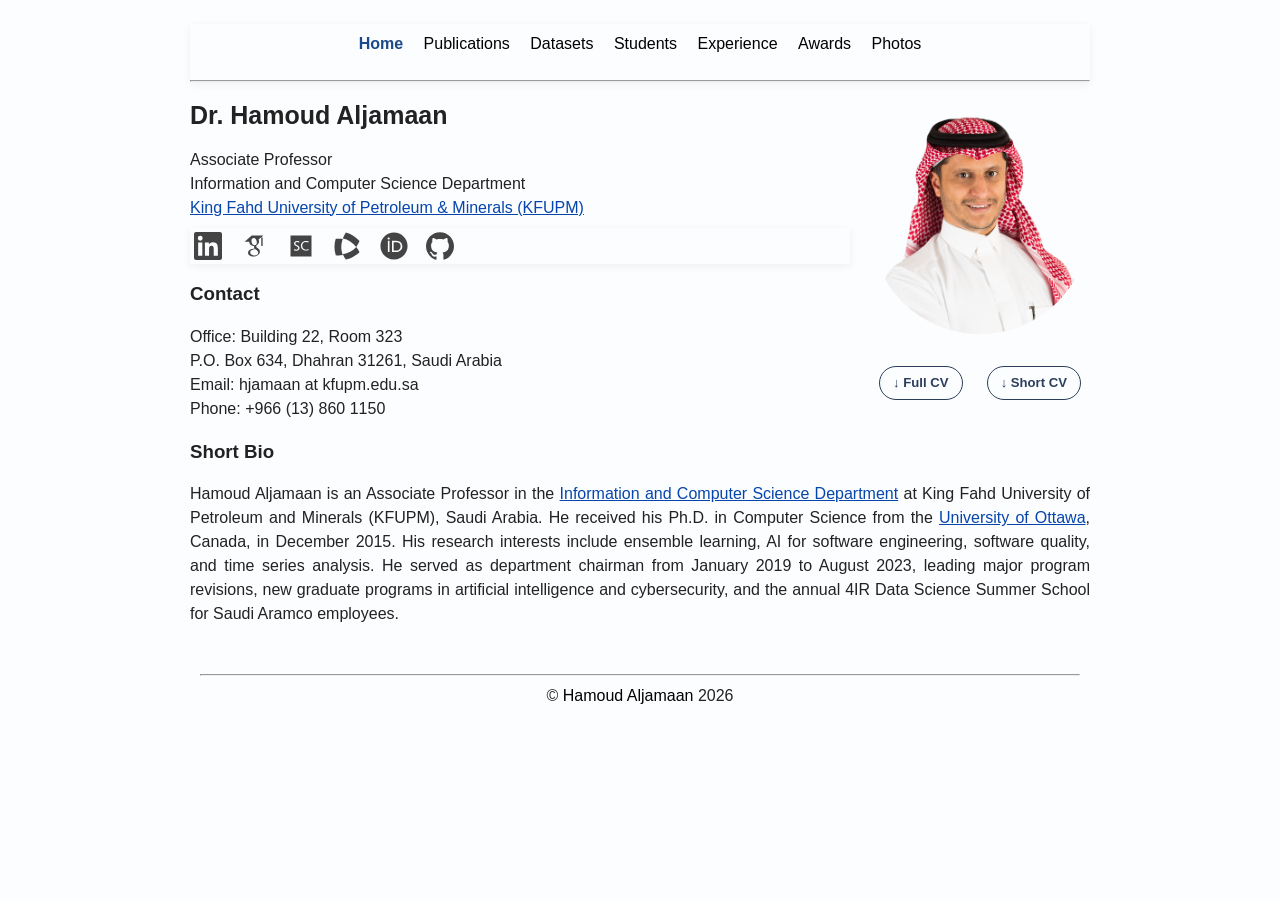
<file: index.html>
<!DOCTYPE html>
<html lang="en-us">
  <head>
    <meta charset="utf-8">
    <meta name="viewport" content="width=device-width, initial-scale=1">
    <title>Dr. Hamoud Aljamaan | King Fahd University of Petroleum and Minerals</title>
    <meta name="description" content="Hamoud Aljamaan is an Associate Professor in the Information and Computer Science Department at KFUPM. Research in ensemble learning, AI for software engineering, software quality, and time series analysis.">
    <meta name="keywords" content="Hamoud Aljamaan, KFUPM, machine learning, software engineering, ensemble learning, code smell detection, software quality, time series analysis">
    <meta name="author" content="Hamoud Aljamaan">
    <link rel="canonical" href="https://hjamaan.github.io/">
    <meta name="google-site-verification" content="NPZahUFGNj3avccWlGTsc9GKhFCLbzlPi6lN5hGhdtE">
    <meta property="og:type" content="profile">
    <meta property="og:title" content="Dr. Hamoud Aljamaan | KFUPM">
    <meta property="og:description" content="Associate Professor at KFUPM. Research in ensemble learning, AI for software engineering, software quality, and time series analysis.">
    <meta property="og:url" content="https://hjamaan.github.io/">
    <link rel="stylesheet" href="css/style.css">
    <link rel="stylesheet" href="css/fonts.css">
    <script type="application/ld+json">
    {
      "@context": "https://schema.org",
      "@type": "Person",
      "name": "Hamoud Aljamaan",
      "honorificPrefix": "Dr.",
      "honorificSuffix": "PhD",
      "jobTitle": "Associate Professor",
      "url": "https://hjamaan.github.io/",
      "image": "https://hjamaan.github.io/images/hamoud.png",
      "worksFor": {
        "@type": "CollegeOrUniversity",
        "name": "King Fahd University of Petroleum and Minerals",
        "url": "https://www.kfupm.edu.sa/"
      },
      "alumniOf": {
        "@type": "CollegeOrUniversity",
        "name": "University of Ottawa",
        "url": "https://www.uottawa.ca/"
      },
      "knowsAbout": [
        "Ensemble Learning",
        "AI for Software Engineering",
        "Software Quality",
        "Code Smell Detection",
        "Time Series Analysis",
        "Machine Learning"
      ],
      "sameAs": [
        "https://www.linkedin.com/in/hamoud-aljamaan-phd-29165220",
        "https://scholar.google.com/citations?user=fksfZOgAAAAJ&hl=en",
        "https://www.scopus.com/authid/detail.uri?authorId=57220207494",
        "https://orcid.org/0000-0002-2146-9348",
        "https://github.com/hjamaan"
      ],
      "email": "hjamaan@kfupm.edu.sa",
      "address": {
        "@type": "PostalAddress",
        "streetAddress": "P.O. Box 634",
        "addressLocality": "Dhahran",
        "postalCode": "31261",
        "addressCountry": "SA"
      }
    }
    </script>
  </head>
  <body>
    <nav>
      <button class="nav-toggle" aria-label="Toggle navigation" aria-expanded="false">&#9776;</button>
      <ul class="menu">
        <li><a href="index.html" class="active">Home</a></li>
        <li><a href="publications/index.html">Publications</a></li>
        <li><a href="datasets/index.html">Datasets</a></li>
        <li><a href="students/index.html">Students</a></li>
        <li><a href="experience/index.html">Experience</a></li>
        <li><a href="awards/index.html">Awards</a></li>
        <li><a href="photos/index.html">Photos</a></li>
      </ul>
      <hr>
    </nav>

    <div class="photo-column">
      <img src="images/hamoud.png" alt="Hamoud Aljamaan" class="profile-photo">
      <div class="cv-row">
        <a class="cv-pill" href="cv/HamoudAljamaan_CV.pdf" target="_blank" rel="noopener">↓ Full CV</a>
        <a class="cv-pill" href="cv/Hamoud_Aljamaan_CV_Short.pdf" target="_blank" rel="noopener">↓ Short CV</a>
      </div>
    </div>

    <h2 style="font-size: 25px;" id="hamoud-aljamaan">Dr. Hamoud Aljamaan</h2>

    <div class="profile-block">
      <p>
        Associate Professor<br>
        Information and Computer Science Department<br>
        <a href="https://www.kfupm.edu.sa/" target="_blank" rel="noopener">King Fahd University of Petroleum &amp; Minerals (KFUPM)</a>
      </p>
      <nav class="profile-links" aria-label="Academic and code profiles">
        <a class="profile-link" href="https://www.linkedin.com/in/hamoud-aljamaan-phd-29165220" target="_blank" rel="noopener" aria-label="LinkedIn">
          <span class="profile-link__stack">
            <img class="profile-link__img profile-link__img--default" src="images/icons/linkedin.svg" width="28" height="28" alt="">
            <img class="profile-link__img profile-link__img--hover" src="images/icons/linkedin-color.svg" width="28" height="28" alt="">
          </span>
        </a>
        <a class="profile-link" href="https://scholar.google.com/citations?user=fksfZOgAAAAJ&amp;hl=en" target="_blank" rel="noopener" aria-label="Google Scholar">
          <span class="profile-link__stack">
            <img class="profile-link__img profile-link__img--default" src="images/icons/google-scholar.svg" width="28" height="28" alt="">
            <img class="profile-link__img profile-link__img--hover" src="images/icons/google-scholar-color.svg" width="28" height="28" alt="">
          </span>
        </a>
        <a class="profile-link" href="https://www.scopus.com/authid/detail.uri?authorId=57220207494" target="_blank" rel="noopener" aria-label="Scopus">
          <span class="profile-link__stack">
            <img class="profile-link__img profile-link__img--default" src="images/icons/scopus.svg" width="28" height="28" alt="">
            <img class="profile-link__img profile-link__img--hover" src="images/icons/scopus-color.svg" width="28" height="28" alt="">
          </span>
        </a>
        <a class="profile-link" href="https://www.webofscience.com/wos/author/record/N-9756-2019" target="_blank" rel="noopener" aria-label="Web of Science">
          <span class="profile-link__stack">
            <img class="profile-link__img profile-link__img--default" src="images/icons/clarivate.svg" width="28" height="28" alt="">
            <img class="profile-link__img profile-link__img--hover" src="images/icons/clarivate-color.svg" width="28" height="28" alt="">
          </span>
        </a>
        <a class="profile-link" href="https://orcid.org/0000-0002-2146-9348" target="_blank" rel="noopener" aria-label="ORCID">
          <span class="profile-link__stack">
            <img class="profile-link__img profile-link__img--default" src="images/icons/orcid.svg" width="28" height="28" alt="">
            <img class="profile-link__img profile-link__img--hover" src="images/icons/orcid-color.svg" width="28" height="28" alt="">
          </span>
        </a>
        <a class="profile-link" href="https://github.com/hjamaan" target="_blank" rel="noopener" aria-label="GitHub">
          <span class="profile-link__stack">
            <img class="profile-link__img profile-link__img--default" src="images/icons/github.svg" width="28" height="28" alt="">
            <img class="profile-link__img profile-link__img--hover" src="images/icons/github-color.svg" width="28" height="28" alt="">
          </span>
        </a>
      </nav>

      <h3>Contact</h3>
      <p>
        Office: Building 22, Room 323<br>
        P.O. Box 634, Dhahran 31261, Saudi Arabia<br>
        Email: hjamaan at kfupm.edu.sa<br>
        Phone: +966 (13) 860 1150
      </p>
    </div>

    <h3>Short Bio</h3>
    <p class="short-bio">
      Hamoud Aljamaan is an Associate Professor in the
      <a href="https://ics.kfupm.edu.sa/" target="_blank" rel="noopener">Information and Computer Science Department</a>
      at King Fahd University of Petroleum and Minerals (KFUPM), Saudi Arabia. He received his Ph.D. in Computer Science from the
      <a href="https://www.uottawa.ca/" target="_blank" rel="noopener">University of Ottawa</a>, Canada, in December 2015.
      His research interests include ensemble learning, AI for software engineering, software quality, and time series analysis.
      He served as department chairman from January 2019 to August 2023, leading major program revisions, new graduate programs in artificial intelligence and cybersecurity,
      and the annual 4IR Data Science Summer School for Saudi Aramco employees.
    </p>

    <footer>
      <hr>
      &copy; <a href="https://hjamaan.github.io/">Hamoud Aljamaan</a> 2026    </footer>
    <script src="js/nav.js"></script>
  </body>
</html>
</file>
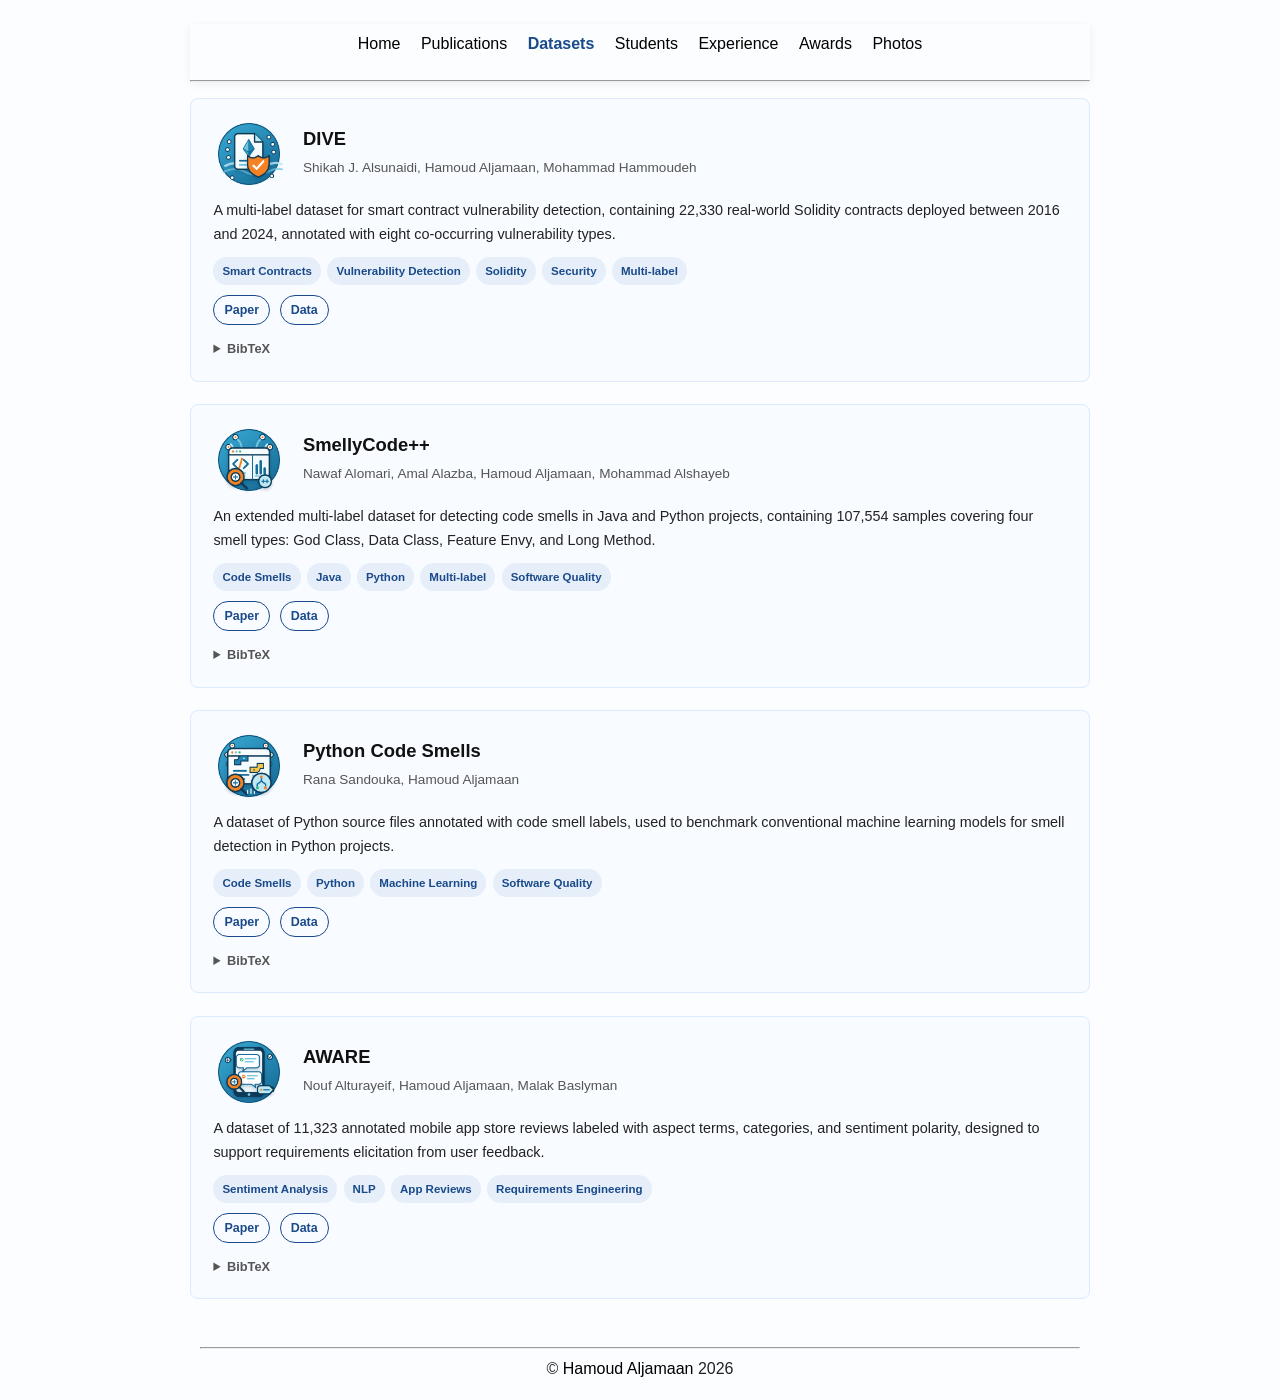
<file: datasets/index.html>
<!DOCTYPE html>
<html lang="en-us">
  <head>
    <meta charset="utf-8">
    <meta name="viewport" content="width=device-width, initial-scale=1">
    <title>Datasets | Hamoud Aljamaan</title>
    <meta name="description" content="Research datasets released by Dr. Hamoud Aljamaan, including datasets for smart contract vulnerability detection and code smell detection.">
    <meta name="author" content="Hamoud Aljamaan">
    <link rel="canonical" href="https://hjamaan.github.io/datasets/">
    <link rel="stylesheet" href="../css/style.css">
    <link rel="stylesheet" href="../css/fonts.css">
  </head>
  <body>
    <nav>
      <button class="nav-toggle" aria-label="Toggle navigation" aria-expanded="false">&#9776;</button>
      <ul class="menu">
        <li><a href="../index.html">Home</a></li>
        <li><a href="../publications/index.html">Publications</a></li>
        <li><a href="../datasets/index.html" class="active">Datasets</a></li>
        <li><a href="../students/index.html">Students</a></li>
        <li><a href="../experience/index.html">Experience</a></li>
        <li><a href="../awards/index.html">Awards</a></li>
        <li><a href="../photos/index.html">Photos</a></li>
      </ul>
      <hr>
    </nav>

    <ul class="dataset-list">

      <li class="dataset-card">
        <div class="dataset-card__header">
          <img class="dataset-icon" src="../images/datasets/dive.png" alt="DIVE dataset icon">
          <div class="dataset-card__meta">
            <h3 class="dataset-title"><span class="dataset-title__short">DIVE</span></h3>
            <p class="dataset-authors">Shikah J. Alsunaidi, Hamoud Aljamaan, Mohammad Hammoudeh</p>
          </div>
        </div>
        <p class="dataset-desc">
          A multi-label dataset for smart contract vulnerability detection, containing 22,330 real-world Solidity contracts deployed between 2016 and 2024, annotated with eight co-occurring vulnerability types.
        </p>
        <div class="dataset-tags">
          <span class="dataset-tag">Smart Contracts</span>
          <span class="dataset-tag">Vulnerability Detection</span>
          <span class="dataset-tag">Solidity</span>
          <span class="dataset-tag">Security</span>
          <span class="dataset-tag">Multi-label</span>
        </div>
        <div class="dataset-links">
          <a class="dataset-link" href="https://www.nature.com/articles/s41597-026-07025-5" target="_blank" rel="noopener">Paper</a>
          <a class="dataset-link" href="https://zenodo.org/records/18519253" target="_blank" rel="noopener">Data</a>
        </div>
        <details class="bibtex">
          <summary>BibTeX</summary>
          <pre><code>@article{alsunaidi2026dive,
  title     = {{DIVE}: A multi-label smart contract vulnerability dataset},
  author    = {Alsunaidi, Shikah J and Aljamaan, Hamoud and Hammoudeh, Mohammad},
  journal   = {Scientific Data},
  volume    = {13},
  year      = {2026},
  doi       = {10.1038/s41597-026-07025-5},
  publisher = {Nature Publishing Group}
}</code></pre>
        </details>
      </li>

      <li class="dataset-card">
        <div class="dataset-card__header">
          <img class="dataset-icon" src="../images/datasets/smellycode.png" alt="SmellyCode++ dataset icon">
          <div class="dataset-card__meta">
            <h3 class="dataset-title"><span class="dataset-title__short">SmellyCode++</span></h3>
            <p class="dataset-authors">Nawaf Alomari, Amal Alazba, Hamoud Aljamaan, Mohammad Alshayeb</p>
          </div>
        </div>
        <p class="dataset-desc">
          An extended multi-label dataset for detecting code smells in Java and Python projects, containing 107,554 samples covering four smell types: God Class, Data Class, Feature Envy, and Long Method.
        </p>
        <div class="dataset-tags">
          <span class="dataset-tag">Code Smells</span>
          <span class="dataset-tag">Java</span>
          <span class="dataset-tag">Python</span>
          <span class="dataset-tag">Multi-label</span>
          <span class="dataset-tag">Software Quality</span>
        </div>
        <div class="dataset-links">
          <a class="dataset-link" href="https://www.nature.com/articles/s41597-025-05465-z" target="_blank" rel="noopener">Paper</a>
          <a class="dataset-link" href="https://doi.org/10.6084/m9.figshare.28519385.v1" target="_blank" rel="noopener">Data</a>
        </div>
        <details class="bibtex">
          <summary>BibTeX</summary>
          <pre><code>@article{alomari2025smellycode,
  title     = {{SmellyCode++}: Multi-label dataset for code smell detection},
  author    = {Alomari, Nawaf and Alazba, Amal and Aljamaan, Hamoud and Alshayeb, Mohammad},
  journal   = {Scientific Data},
  volume    = {12},
  number    = {1},
  year      = {2025},
  doi       = {10.1038/s41597-025-05465-z},
  publisher = {Nature Publishing Group}
}</code></pre>
        </details>
      </li>

      <li class="dataset-card">
        <div class="dataset-card__header">
          <img class="dataset-icon" src="../images/datasets/python-smells.png" alt="Python Code Smells dataset icon">
          <div class="dataset-card__meta">
            <h3 class="dataset-title"><span class="dataset-title__short">Python Code Smells</span></h3>
            <p class="dataset-authors">Rana Sandouka, Hamoud Aljamaan</p>
          </div>
        </div>
        <p class="dataset-desc">
          A dataset of Python source files annotated with code smell labels, used to benchmark conventional machine learning models for smell detection in Python projects.
        </p>
        <div class="dataset-tags">
          <span class="dataset-tag">Code Smells</span>
          <span class="dataset-tag">Python</span>
          <span class="dataset-tag">Machine Learning</span>
          <span class="dataset-tag">Software Quality</span>
        </div>
        <div class="dataset-links">
          <a class="dataset-link" href="https://peerj.com/articles/cs-1370/" target="_blank" rel="noopener">Paper</a>
          <a class="dataset-link" href="https://doi.org/10.5281/zenodo.7512516" target="_blank" rel="noopener">Data</a>
        </div>
        <details class="bibtex">
          <summary>BibTeX</summary>
          <pre><code>@article{sandouka2023python,
  title     = {Python code smells detection using conventional machine learning models},
  author    = {Sandouka, Rana and Aljamaan, Hamoud},
  journal   = {PeerJ Computer Science},
  volume    = {9},
  pages     = {e1370},
  year      = {2023},
  doi       = {10.7717/peerj-cs.1370},
  publisher = {PeerJ}
}</code></pre>
        </details>
      </li>

      <li class="dataset-card">
        <div class="dataset-card__header">
          <img class="dataset-icon" src="../images/datasets/aware.png" alt="AWARE dataset icon">
          <div class="dataset-card__meta">
            <h3 class="dataset-title"><span class="dataset-title__short">AWARE</span></h3>
            <p class="dataset-authors">Nouf Alturayeif, Hamoud Aljamaan, Malak Baslyman</p>
          </div>
        </div>
        <p class="dataset-desc">
          A dataset of 11,323 annotated mobile app store reviews labeled with aspect terms, categories, and sentiment polarity, designed to support requirements elicitation from user feedback.
        </p>
        <div class="dataset-tags">
          <span class="dataset-tag">Sentiment Analysis</span>
          <span class="dataset-tag">NLP</span>
          <span class="dataset-tag">App Reviews</span>
          <span class="dataset-tag">Requirements Engineering</span>
        </div>
        <div class="dataset-links">
          <a class="dataset-link" href="https://ieeexplore.ieee.org/document/9679823" target="_blank" rel="noopener">Paper</a>
          <a class="dataset-link" href="https://zenodo.org/records/5528481" target="_blank" rel="noopener">Data</a>
        </div>
        <details class="bibtex">
          <summary>BibTeX</summary>
          <pre><code>@inproceedings{alturayeif2021aware,
  title        = {{AWARE}: Aspect-based sentiment analysis dataset of apps reviews
                  for requirements elicitation},
  author       = {Alturayeif, Nouf and Aljamaan, Hamoud and Baslyman, Malak},
  booktitle    = {2021 36th IEEE/ACM International Conference on Automated
                  Software Engineering (ASE)},
  year         = {2021},
  doi          = {10.1109/ASE51524.2021.9679823},
  organization = {IEEE}
}</code></pre>
        </details>
      </li>

    </ul>

    <footer>
      <hr>
      &copy; <a href="https://hjamaan.github.io/">Hamoud Aljamaan</a> 2026
    </footer>
    <script src="../js/nav.js"></script>
  </body>
</html>
</file>
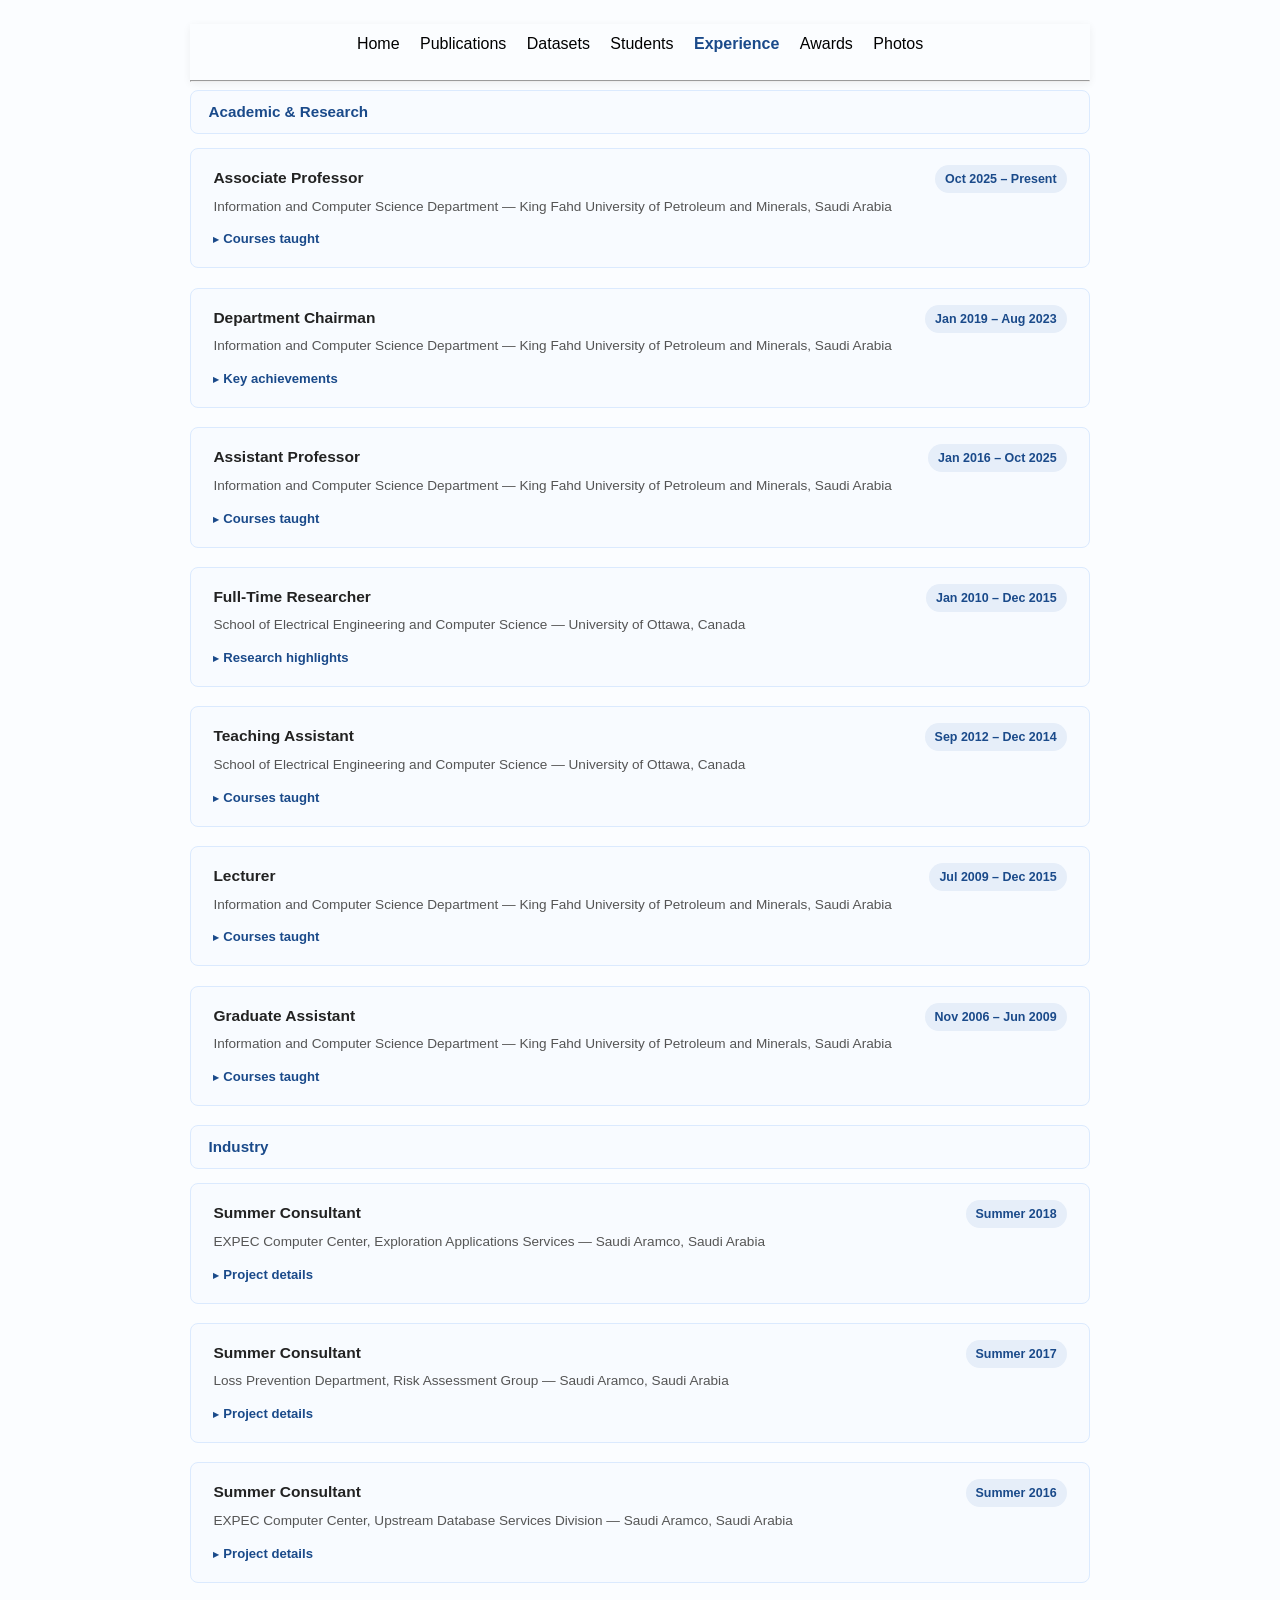
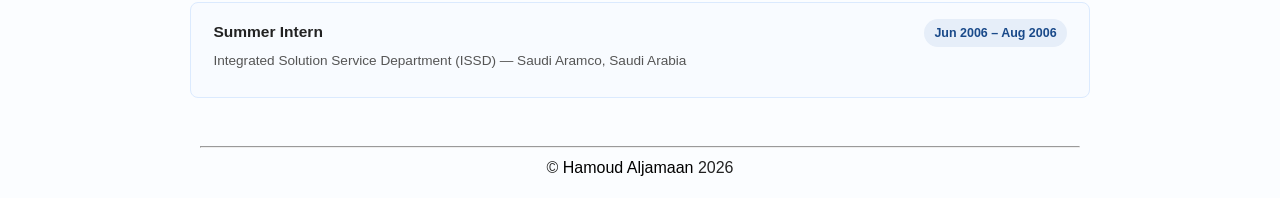
<file: experience/index.html>
<!DOCTYPE html>
<html lang="en-us">
  <head>
    <meta charset="utf-8">
    <meta name="viewport" content="width=device-width, initial-scale=1">
    <title>Experience | Hamoud Aljamaan</title>
    <meta name="description" content="Academic and industry experience of Dr. Hamoud Aljamaan, including roles at KFUPM, University of Ottawa, and Saudi Aramco.">
    <meta name="author" content="Hamoud Aljamaan">
    <link rel="canonical" href="https://hjamaan.github.io/experience/">
    <link rel="stylesheet" href="../css/style.css">
    <link rel="stylesheet" href="../css/fonts.css">
  </head>
  <body>
    <nav>
      <button class="nav-toggle" aria-label="Toggle navigation" aria-expanded="false">&#9776;</button>
      <ul class="menu">
        <li><a href="../index.html">Home</a></li>
        <li><a href="../publications/index.html">Publications</a></li>
        <li><a href="../datasets/index.html">Datasets</a></li>
        <li><a href="../students/index.html">Students</a></li>
        <li><a href="../experience/index.html" class="active">Experience</a></li>
        <li><a href="../awards/index.html">Awards</a></li>
        <li><a href="../photos/index.html">Photos</a></li>
      </ul>
      <hr>
    </nav>

    <div class="section-banner"><span class="section-banner__label">Academic &amp; Research</span></div>

    <div class="exp-card">
      <div class="exp-header">
        <span class="exp-role">Associate Professor</span>
        <span class="exp-date">Oct 2025 &ndash; Present</span>
      </div>
      <p class="exp-org">Information and Computer Science Department &mdash; King Fahd University of Petroleum and Minerals, Saudi Arabia</p>
      <details class="exp-details">
        <summary>Courses taught</summary>
        <ul class="exp-list">
          <li>ICS 557 Advanced Machine Learning</li>
          <li>SWE 206 Introduction to Software Engineering</li>
        </ul>
      </details>
    </div>

    <div class="exp-card">
      <div class="exp-header">
        <span class="exp-role">Department Chairman</span>
        <span class="exp-date">Jan 2019 &ndash; Aug 2023</span>
      </div>
      <p class="exp-org">Information and Computer Science Department &mdash; King Fahd University of Petroleum and Minerals, Saudi Arabia</p>
      <details class="exp-details">
        <summary>Key achievements</summary>
        <ul class="exp-list">
          <li>Launched graduate programs in Artificial Intelligence and Cybersecurity</li>
          <li>Established AI/ML and Cybersecurity undergraduate concentrations</li>
          <li>Founded the annual 4IR Data Science Summer School for Saudi Aramco employees</li>
          <li>Secured the joint Aramco-KFUPM Cybersecurity Chair agreement</li>
          <li>Led ABET re-accreditation for CS and Software Engineering programs</li>
          <li>Established female undergraduate and graduate programs in the department</li>
          <li>Recruited 22 new faculty members (GAs, Assistant, Associate, and Full Professors)</li>
        </ul>
      </details>
    </div>

    <div class="exp-card">
      <div class="exp-header">
        <span class="exp-role">Assistant Professor</span>
        <span class="exp-date">Jan 2016 &ndash; Oct 2025</span>
      </div>
      <p class="exp-org">Information and Computer Science Department &mdash; King Fahd University of Petroleum and Minerals, Saudi Arabia</p>
      <details class="exp-details">
        <summary>Courses taught</summary>
        <ul class="exp-list">
          <li>ICS 103 Computer Programming in C</li>
          <li>SWE 205 Introduction to Software Engineering</li>
          <li>SWE 311 Principles of Software Engineering</li>
          <li>SWE 316 Software Design and Architecture</li>
          <li>SWE 417 Software Engineering Project I</li>
          <li>ICS 500 Research Methods and Experiment Design in Computing</li>
          <li>ICS 557 Advanced Machine Learning</li>
        </ul>
      </details>
    </div>

    <div class="exp-card">
      <div class="exp-header">
        <span class="exp-role">Full-Time Researcher</span>
        <span class="exp-date">Jan 2010 &ndash; Dec 2015</span>
      </div>
      <p class="exp-org">School of Electrical Engineering and Computer Science &mdash; University of Ottawa, Canada</p>
      <details class="exp-details">
        <summary>Research highlights</summary>
        <ul class="exp-list">
          <li>Member of the CRuiSE research group under Prof. Timothy Lethbridge</li>
          <li>Research on textual modeling languages and the Umple model-driven development language</li>
          <li>Applied model-driven development, test-driven development, agile, and open-source practices</li>
        </ul>
      </details>
    </div>

    <div class="exp-card">
      <div class="exp-header">
        <span class="exp-role">Teaching Assistant</span>
        <span class="exp-date">Sep 2012 &ndash; Dec 2014</span>
      </div>
      <p class="exp-org">School of Electrical Engineering and Computer Science &mdash; University of Ottawa, Canada</p>
      <details class="exp-details">
        <summary>Courses taught</summary>
        <ul class="exp-list">
          <li>ITI1120 Introduction to Computing I &mdash; Fall 2012, Fall 2013</li>
          <li>ITI1121 Introduction to Computing II &mdash; Winter 2013, Summer 2014</li>
          <li>SEG2105 Software Introduction &mdash; Fall 2014</li>
          <li>SEG2106 Software Construction &mdash; Winter 2013, Summer 2014</li>
        </ul>
      </details>
    </div>

    <div class="exp-card">
      <div class="exp-header">
        <span class="exp-role">Lecturer</span>
        <span class="exp-date">Jul 2009 &ndash; Dec 2015</span>
      </div>
      <p class="exp-org">Information and Computer Science Department &mdash; King Fahd University of Petroleum and Minerals, Saudi Arabia</p>
      <details class="exp-details">
        <summary>Courses taught</summary>
        <ul class="exp-list">
          <li>ICS 102 Introduction to Computing I</li>
        </ul>
      </details>
    </div>

    <div class="exp-card">
      <div class="exp-header">
        <span class="exp-role">Graduate Assistant</span>
        <span class="exp-date">Nov 2006 &ndash; Jun 2009</span>
      </div>
      <p class="exp-org">Information and Computer Science Department &mdash; King Fahd University of Petroleum and Minerals, Saudi Arabia</p>
      <details class="exp-details">
        <summary>Courses taught</summary>
        <ul class="exp-list">
          <li>ICS 102 Introduction to Computing I</li>
          <li>ICS 103 Computer Programming in C</li>
        </ul>
      </details>
    </div>

    <div class="section-banner"><span class="section-banner__label">Industry</span></div>

    <div class="exp-card">
      <div class="exp-header">
        <span class="exp-role">Summer Consultant</span>
        <span class="exp-date">Summer 2018</span>
      </div>
      <p class="exp-org">EXPEC Computer Center, Exploration Applications Services &mdash; Saudi Aramco, Saudi Arabia</p>
      <details class="exp-details">
        <summary>Project details</summary>
        <ul class="exp-list">
          <li>Software development for exploration applications</li>
        </ul>
      </details>
    </div>

    <div class="exp-card">
      <div class="exp-header">
        <span class="exp-role">Summer Consultant</span>
        <span class="exp-date">Summer 2017</span>
      </div>
      <p class="exp-org">Loss Prevention Department, Risk Assessment Group &mdash; Saudi Aramco, Saudi Arabia</p>
      <details class="exp-details">
        <summary>Project details</summary>
        <ul class="exp-list">
          <li>SAP Environment, Health, Safety Management (EHSM) module upgrade for the Safety Recommendations System</li>
        </ul>
      </details>
    </div>

    <div class="exp-card">
      <div class="exp-header">
        <span class="exp-role">Summer Consultant</span>
        <span class="exp-date">Summer 2016</span>
      </div>
      <p class="exp-org">EXPEC Computer Center, Upstream Database Services Division &mdash; Saudi Aramco, Saudi Arabia</p>
      <details class="exp-details">
        <summary>Project details</summary>
        <ul class="exp-list">
          <li>Predicting electrical submersible pump (ESP) failure using machine learning</li>
        </ul>
      </details>
    </div>

    <div class="exp-card">
      <div class="exp-header">
        <span class="exp-role">Summer Intern</span>
        <span class="exp-date">Jun 2006 &ndash; Aug 2006</span>
      </div>
      <p class="exp-org">Integrated Solution Service Department (ISSD) &mdash; Saudi Aramco, Saudi Arabia</p>
    </div>

    <footer>
      <hr>
      &copy; <a href="https://hjamaan.github.io/">Hamoud Aljamaan</a> 2026
    </footer>
    <script src="../js/nav.js"></script>
  </body>
</html>
</file>
<file: css/style.css>
body {
  max-width: 900px;
  margin: auto;
  padding: 0.5em;
  line-height: 1.5em;
  color: #222;
  background: #fbfdff;
}

nav {
  position: sticky;
  top: 0;
  background: #fbfdff;
  z-index: 100;
  box-shadow: 0 2px 8px rgba(0, 0, 0, 0.06);
}

.nav-toggle {
  display: none;
}

.menu {
  padding: 8px;
}

.menu li {
  display: inline-block;
}

.article-meta,
.menu a {
  text-decoration: none;
  color: #000000;
  padding: 3px 8px;
  border-radius: 4px;
}

.menu a:hover {
  color: #000000;
  text-decoration: underline;
}

.menu a.active {
  font-weight: 700;
  color: #1a4a8a;
}

.menu,
.article-meta,
footer {
  text-align: center;
}

.title {
  font-size: 0.9em;
  color: #000000;
}

footer {
  padding: 10px;
  margin-top: 30px;
}

footer a {
  text-decoration: none;
  color: #000000;
}

footer a:hover {
  color: #000000;
  text-decoration: underline;
}

a {
  color: #0645ad;
}

a:hover {
  color: #003b8f;
}

pre {
  border: 1px solid #c7d7f2;
  box-shadow: 3px 3px 3px #eaf2ff;
  padding: 1em;
  overflow-x: auto;
  background: #f8fbff;
}

code {
  background: #f3f7ff;
}

pre code {
  background: none;
}

img,
iframe,
video {
  max-width: 100%;
}

main {
  hyphens: auto;
}

blockquote {
  background: #f3f7ff;
  border-left: 5px solid #c7d7f2;
  padding: 3px 1em 3px;
}

.photo-column {
  float: right;
  display: flex;
  flex-direction: column;
  align-items: center;
  gap: 0.8em;
  margin-left: 20px;
  margin-top: 1.5em;
  margin-bottom: 8px;
}

.profile-photo {
  width: 220px;
  aspect-ratio: 1 / 1;
  object-fit: cover;
  border-radius: 50%;
  display: block;
}

.profile-block p {
  margin: 0.4em 0;
}

.profile-links {
  display: flex;
  flex-wrap: wrap;
  gap: 0.65rem;
  align-items: center;
  margin: 0.5em 0 0.75em;
}

.profile-link {
  display: inline-flex;
  text-decoration: none;
  line-height: 0;
  border-radius: 4px;
  padding: 4px;
  transition: background 0.15s ease;
}

.profile-link:hover {
  background: #f0f4fa;
}

.profile-link__stack {
  position: relative;
  display: block;
  width: 28px;
  height: 28px;
}

.profile-link__img {
  display: block;
  width: 28px;
  height: 28px;
  transition: opacity 0.15s ease;
}

.profile-link__img--hover {
  position: absolute;
  top: 0;
  left: 0;
  opacity: 0;
}

.profile-link:hover .profile-link__img--default {
  opacity: 0;
}

.profile-link:hover .profile-link__img--hover {
  opacity: 1;
}

.short-bio {
  text-align: justify;
}

.pub-list {
  list-style: none;
  padding-left: 0;
}

.pub-list li {
  margin-bottom: 1.1em;
  padding-bottom: 1.1em;
  border-bottom: 1px solid #dbeafe;
}

.pub-list li:last-child {
  border-bottom: none;
}

.pub-list .dataset-links {
  margin-bottom: 0;
}

.pub-title {
  font-weight: bold;
  display: block;
  margin-bottom: 0.2em;
}

.photo-gallery {
  display: grid;
  grid-template-columns: repeat(auto-fill, minmax(220px, 1fr));
  gap: 12px;
  margin-top: 1em;
}

.photo-gallery img {
  width: 100%;
  height: auto;
  border-radius: 4px;
  border: 1px solid #c7d7f2;
}

.arabic-quote {
  font-family: 'Amiri', serif;
  font-size: 1.25em;
  color: #2c3e5a;
  text-align: center;
  direction: rtl;
  margin: 1.8em auto;
  max-width: 560px;
  border: none;
  background: none;
  padding: 0;
}

.arabic-quote::before {
  content: '❧';
  display: block;
  text-align: center;
  font-size: 1.2em;
  color: #a0b4cc;
  margin-bottom: 0.5em;
}

.arabic-quote::after {
  content: '❧';
  display: block;
  text-align: center;
  font-size: 1.2em;
  color: #a0b4cc;
  margin-top: 0.5em;
}

.arabic-quote p {
  margin: 0.3em 0;
  line-height: 2em;
}

.contact-list {
  list-style: none;
  padding: 0;
  margin: 0.5em 0 0;
  display: flex;
  flex-direction: column;
  gap: 0.45em;
}

.contact-list li {
  display: flex;
  align-items: baseline;
  gap: 0.65em;
  font-size: 0.9em;
}

.contact-label {
  font-size: 0.72em;
  font-weight: 700;
  color: #1a4a8a;
  background: #e6eef9;
  border-radius: 4px;
  padding: 1px 7px;
  white-space: nowrap;
  flex-shrink: 0;
}

.cv-row {
  display: flex;
  gap: 1.5em;
  justify-content: center;
  margin-top: 1.2em;
}

.cv-pill {
  display: inline-block;
  padding: 0.3em 1em;
  border-radius: 999px;
  border: 1.5px solid #2c3e5a;
  color: #2c3e5a;
  font-size: 0.82em;
  font-weight: 600;
  text-decoration: none;
  transition: background 0.15s ease, color 0.15s ease;
}

.cv-pill:hover {
  background: #2c3e5a;
  color: #fff;
}

.dataset-tags {
  display: flex;
  flex-wrap: wrap;
  gap: 0.4em;
  margin-bottom: 0.65em;
}

.dataset-tag {
  font-size: 0.72em;
  font-weight: 600;
  padding: 2px 9px;
  border-radius: 999px;
  background: #e6eef9;
  color: #1a4a8a;
}

.dataset-card__header {
  display: flex;
  align-items: center;
  gap: 1.1em;
  margin-bottom: 0.5em;
}

.dataset-icon {
  width: 72px;
  height: 72px;
  border-radius: 10px;
  flex-shrink: 0;
}

.dataset-card__meta {
  flex: 1;
  min-width: 0;
  padding-top: 0.4em;
}

.dataset-list {
  list-style: none;
  padding: 0;
}

.dataset-card {
  border: 1px solid #dbeafe;
  border-radius: 8px;
  padding: 1.2em 1.4em;
  margin-bottom: 1.4em;
  background: #f8fbff;
}

.dataset-title {
  font-size: 1em;
  margin: 0 0 0.3em;
}

.dataset-title__short {
  display: block;
  font-size: 1.15em;
  color: #111;
}

.dataset-authors {
  font-size: 0.85em;
  color: #555;
  margin: 0 0 0.6em;
}

.dataset-desc {
  font-size: 0.9em;
  margin: 0 0 0.75em;
}

.dataset-links {
  display: flex;
  gap: 0.6em;
  margin-top: 0.4em;
  margin-bottom: 0.75em;
}

.dataset-link {
  font-size: 0.78em;
  font-weight: 600;
  padding: 2px 10px;
  border-radius: 999px;
  border: 1.5px solid #1a4a8a;
  color: #1a4a8a;
  text-decoration: none;
  transition: background 0.15s, color 0.15s;
}

.dataset-link:hover {
  background: #1a4a8a;
  color: #fff;
}

.bibtex summary {
  font-size: 0.8em;
  font-weight: 600;
  color: #555;
  cursor: pointer;
  user-select: none;
}

.bibtex pre {
  margin: 0.5em 0 0;
  font-size: 0.78em;
  background: #f0f4fa;
  border: 1px solid #c7d7f2;
  box-shadow: none;
}

.exp-card {
  border: 1px solid #dbeafe;
  border-radius: 8px;
  padding: 1em 1.4em;
  margin-bottom: 1.2em;
  background: #f8fbff;
}

.exp-header {
  display: flex;
  justify-content: space-between;
  align-items: baseline;
  flex-wrap: wrap;
  gap: 0.3em;
  margin-bottom: 0.1em;
}

.exp-role {
  font-weight: 700;
  font-size: 0.97em;
}

.exp-date {
  font-size: 0.78em;
  font-weight: 600;
  color: #1a4a8a;
  background: #e6eef9;
  border-radius: 999px;
  padding: 2px 10px;
  white-space: nowrap;
}

.exp-org {
  font-size: 0.85em;
  color: #555;
  margin: 0 0 0.65em;
}

.exp-list {
  font-size: 0.88em;
  margin: 0;
  padding-left: 1.3em;
}

.exp-list li {
  margin-bottom: 0.25em;
}

.exp-header__right {
  display: flex;
  flex-direction: column;
  align-items: flex-end;
  gap: 0.4em;
  flex-shrink: 0;
}

.inst-logo {
  display: block;
  width: 100px;
  height: 36px;
  object-fit: contain;
  object-position: right center;
}

.exp-details {
  margin-top: 0.4em;
}

.exp-details summary {
  font-size: 0.82em;
  font-weight: 600;
  color: #1a4a8a;
  cursor: pointer;
  user-select: none;
  list-style: none;
  display: flex;
  align-items: center;
  gap: 0.3em;
}

.exp-details summary::before {
  content: '▸';
  font-size: 0.85em;
}

.exp-details[open] summary::before {
  content: '▾';
}

.exp-details .exp-list {
  margin-top: 0.5em;
}

.impact-grid {
  display: flex;
  gap: 1em;
  flex-wrap: wrap;
  margin-bottom: 1.2em;
}

.impact-card {
  flex: 1;
  min-width: 110px;
  background: #f8fbff;
  border: 1px solid #dbeafe;
  border-radius: 8px;
  padding: 0.9em 1em;
  text-align: center;
}

.impact-card__number {
  font-size: 1.7em;
  font-weight: 700;
  color: #1a4a8a;
  display: block;
}

.impact-card__label {
  font-size: 0.78em;
  font-weight: 600;
  color: #444;
  display: block;
  margin-top: 0.2em;
}

.impact-card__sub {
  font-size: 0.72em;
  color: #888;
  display: block;
  margin-top: 0.15em;
}

.section-banner {
  display: flex;
  justify-content: space-between;
  align-items: center;
  background: #f8fbff;
  border: 1px solid #dbeafe;
  border-radius: 8px;
  padding: 0.55em 1.1em;
  margin-bottom: 0.9em;
}

.section-banner__label {
  font-weight: 700;
  font-size: 0.95em;
  color: #1a4a8a;
}

.section-banner__count {
  font-size: 0.78em;
  font-weight: 600;
  color: #555;
  background: #e6eef9;
  border-radius: 999px;
  padding: 2px 10px;
}

.student-cards {
  display: grid;
  grid-template-columns: repeat(auto-fill, minmax(170px, 1fr));
  gap: 1em;
  margin: 0.8em 0 1.5em;
}

.student-card {
  background: #f8fbff;
  border: 1px solid #dbeafe;
  border-radius: 8px;
  padding: 0.9em 1em;
}

.student-card__name {
  font-weight: 700;
  font-size: 0.95em;
  margin-bottom: 0.3em;
}



.students-inline {
  display: flex;
  flex-wrap: wrap;
  gap: 0.4em 1.2em;
  padding: 0;
  margin: 0.4em 0 1em;
}

.student-tags {
  display: flex;
  flex-wrap: wrap;
  gap: 0.5em;
  margin-bottom: 1.2em;
}

.student-tags__break {
  width: 100%;
}

.student-tag {
  display: inline-flex;
  align-items: center;
  gap: 0.35em;
  background: #f4f7fb;
  border: 1px solid #d5e0f0;
  border-radius: 6px;
  padding: 0.3em 0.7em;
  font-size: 0.92em;
}

.student-list {
  list-style: none;
  padding-left: 0;
}

.student-list li {
  padding: 0.6em 0;
  border-bottom: 1px solid #e8eef7;
}

.student-list li:last-child {
  border-bottom: none;
}

.degree-badge {
  display: inline-block;
  font-size: 0.72em;
  font-weight: 600;
  border-radius: 3px;
  padding: 1px 6px;
  vertical-align: middle;
  margin-left: 4px;
  letter-spacing: 0.03em;
}

.degree-badge--phd {
  background: #ede9fe;
  color: #5b21b6;
}

.degree-badge--msc {
  background: #e6eef9;
  color: #1a4a8a;
}

.grad-date {
  font-size: 0.85em;
  color: #666;
  margin-left: 4px;
}

.thesis-title {
  font-size: 0.9em;
  color: #444;
  display: block;
  margin-top: 0.2em;
}

.photo-mosaic {
  display: flex;
  flex-direction: column;
  gap: 8px;
  margin-top: 1.2em;
}

.photo-row {
  display: flex;
  gap: 8px;
  align-items: flex-start;
}

.photo-mosaic__item {
  position: relative;
  flex-basis: 0;
  min-width: 0;
  border-radius: 6px;
  border: 1px solid #c7d7f2;
  overflow: hidden;
}

.photo-mosaic__item img {
  width: 100%;
  height: auto;
  display: block;
  transition: transform 0.3s ease;
}

.photo-mosaic__item:hover img {
  transform: scale(1.03);
}

.photo-caption {
  position: absolute;
  bottom: 0;
  left: 0;
  right: 0;
  background: linear-gradient(transparent, rgba(0, 0, 0, 0.6));
  color: #fff;
  font-size: 0.75em;
  padding: 18px 10px 8px;
  opacity: 0;
  transition: opacity 0.25s ease;
  pointer-events: none;
}

.photo-mosaic__item:hover .photo-caption {
  opacity: 1;
}

#lightbox {
  display: none;
  position: fixed;
  inset: 0;
  background: rgba(0, 0, 0, 0.88);
  z-index: 1000;
  align-items: center;
  justify-content: center;
  cursor: zoom-out;
}

#lightbox.open {
  display: flex;
}

#lightbox img {
  max-width: 92vw;
  max-height: 92vh;
  border-radius: 4px;
  box-shadow: 0 8px 40px rgba(0, 0, 0, 0.5);
  cursor: default;
}

#lightbox-close {
  position: absolute;
  top: 16px;
  right: 20px;
  background: none;
  border: none;
  color: #fff;
  font-size: 2em;
  cursor: pointer;
  line-height: 1;
  opacity: 0.8;
}

#lightbox-close:hover {
  opacity: 1;
}

.video-row {
  display: flex;
  gap: 12px;
  margin-bottom: 1.2em;
}

.video-row .video-preview {
  flex: 1;
  max-width: none;
  margin: 0;
}

.video-preview {
  position: relative;
  display: block;
  border-radius: 8px;
  overflow: hidden;
  margin: 0 auto 1.2em;
  border: 1px solid #c7d7f2;
  max-width: 320px;
}

.video-preview img {
  width: 100%;
  display: block;
  transition: transform 0.3s ease;
}

.video-preview:hover img {
  transform: scale(1.02);
}

.video-preview__play {
  position: absolute;
  top: 50%;
  left: 50%;
  transform: translate(-50%, -50%);
  width: 64px;
  height: 64px;
  background: rgba(200, 0, 0, 0.88);
  border-radius: 50%;
  display: flex;
  align-items: center;
  justify-content: center;
  transition: background 0.2s ease, transform 0.2s ease;
  pointer-events: none;
}

.video-preview:hover .video-preview__play {
  background: rgba(200, 0, 0, 1);
  transform: translate(-50%, -50%) scale(1.08);
}

.video-preview__play::after {
  content: '';
  display: block;
  width: 0;
  height: 0;
  border-top: 12px solid transparent;
  border-bottom: 12px solid transparent;
  border-left: 20px solid #fff;
  margin-left: 4px;
}

@media (max-width: 650px) {
  .photo-row {
    flex-direction: column;
    gap: 8px;
  }
  .photo-mosaic__item {
    flex-basis: auto !important;
    flex-grow: 1 !important;
    width: 100%;
  }
  .photo-mosaic__item img {
    width: 100%;
    height: auto;
  }
  .video-preview {
    max-width: 100%;
  }
}

@media (max-width: 650px) {
  body {
    max-width: 100%;
  }

  .photo-column {
    float: none;
    margin: 0 auto 1em;
  }

  .profile-photo {
    width: 100%;
    max-width: 260px;
  }
}

@media (max-width: 650px) {
  .nav-toggle {
    display: block;
    background: none;
    border: none;
    font-size: 1.4em;
    cursor: pointer;
    color: #1a4a8a;
    padding: 6px 10px;
    width: 100%;
    text-align: right;
  }

  .menu {
    display: none;
    flex-direction: column;
    padding: 4px 0 8px;
    gap: 0;
  }

  .menu.open {
    display: flex;
  }

  .menu li {
    display: block;
  }

  .menu a {
    display: block;
    text-align: left;
    padding: 6px 12px;
  }
}
</file>
<file: css/fonts.css>
body {
  font-family: Optima, Candara, Calibri, Arial, sans-serif;
}
code {
  font-family: "Lucida Console", Monaco, monospace;
  font-size: 85%;
}
</file>
